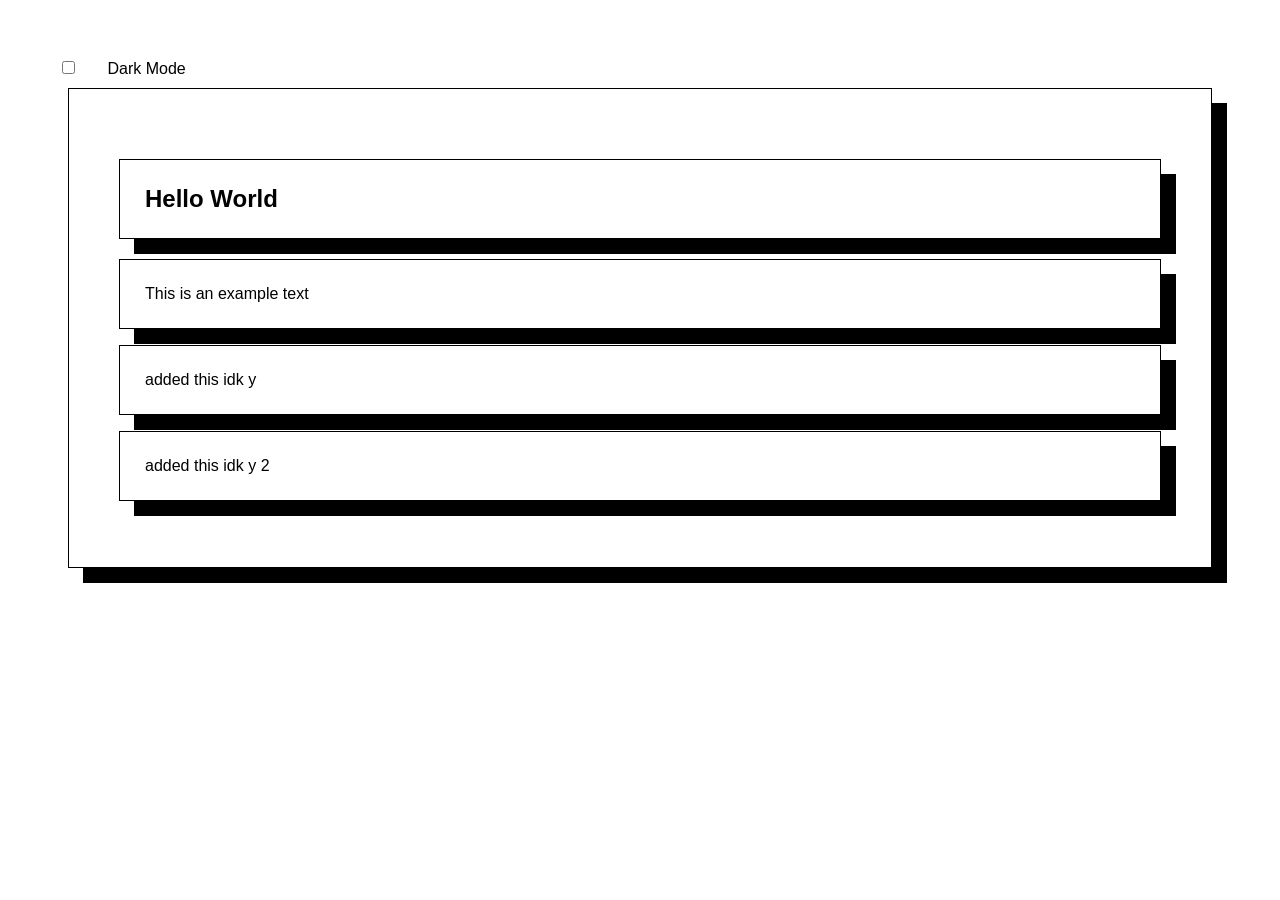
<file: index.html>
<!DOCTYPE html>
<html lang="en">
<head>
    <meta charset="UTF-8">
    <meta name="viewport" content="width=device-width, initial-scale=1.0">
    <title>Theme Changer Solution</title>
    <link rel="stylesheet" href="style.css"> 
</head>
<body>

    <input type="checkbox" id="darkMode">
    <label for="darkMode">Dark Mode</label>
    <div class="box box-border">
        <h2 class="box-border" >Hello World</h2>
        <p class="box-border">This is an example text</p>
        <p class="box-border">added this idk y</p>
        <p class="box-border">added this idk y 2</p>
    </div>
    
</body>
</html>
</file>
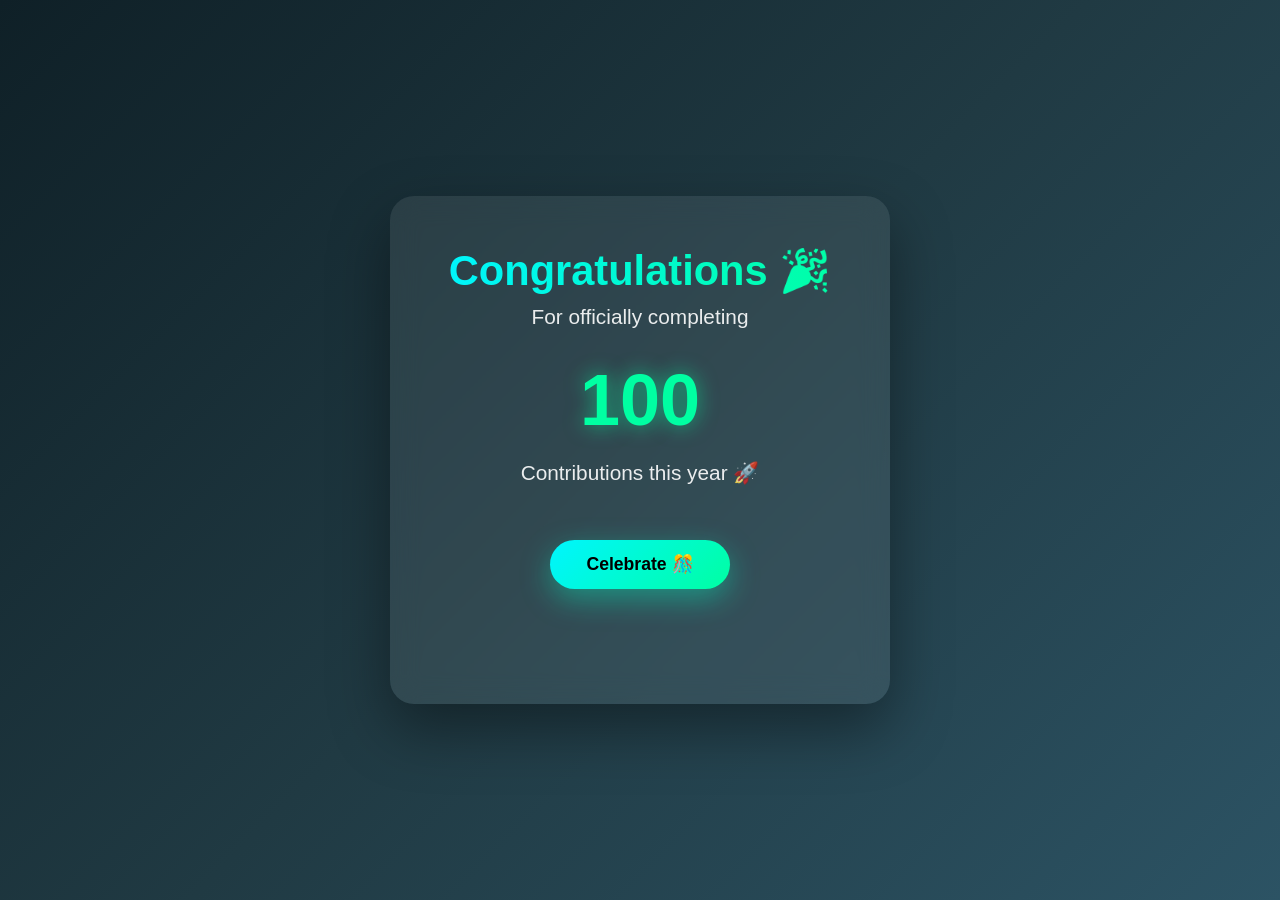
<file: 100Contributions/index.html>
<!DOCTYPE html>
<html lang="en">
<head>
  <meta charset="UTF-8" />
  <meta name="viewport" content="width=device-width, initial-scale=1.0" />
  <title>200 Contributions 🎉</title>
  <style>
    * {
      margin: 0;
      padding: 0;
      box-sizing: border-box;
      font-family: 'Poppins', sans-serif;
    }

    body {
      min-height: 100vh;
      background: linear-gradient(135deg, #0f2027, #203a43, #2c5364);
      display: flex;
      justify-content: center;
      align-items: center;
      overflow: hidden;
      color: #fff;
    }

    .card {
      background: rgba(255, 255, 255, 0.08);
      backdrop-filter: blur(14px);
      border-radius: 24px;
      padding: 50px 40px;
      text-align: center;
      max-width: 500px;
      width: 90%;
      box-shadow: 0 25px 60px rgba(0,0,0,0.4);
      animation: float 6s ease-in-out infinite;
    }

    @keyframes float {
      0%, 100% { transform: translateY(0); }
      50% { transform: translateY(-12px); }
    }

    h1 {
      font-size: 2.6rem;
      margin-bottom: 10px;
      background: linear-gradient(90deg, #00f5ff, #00ffa2);
      -webkit-background-clip: text;
      -webkit-text-fill-color: transparent;
    }

    h2 {
      font-size: 1.3rem;
      font-weight: 400;
      margin-bottom: 30px;
      opacity: 0.9;
    }

    .count {
      font-size: 4.5rem;
      font-weight: 700;
      margin: 20px 0;
      color: #00ffa2;
      text-shadow: 0 0 20px rgba(0,255,162,0.6);
    }

    button {
      margin-top: 25px;
      padding: 14px 36px;
      font-size: 1.1rem;
      border: none;
      border-radius: 50px;
      cursor: pointer;
      background: linear-gradient(135deg, #00f5ff, #00ffa2);
      color: #000;
      font-weight: 600;
      box-shadow: 0 10px 30px rgba(0,255,200,0.4);
      transition: transform 0.2s ease, box-shadow 0.2s ease;
    }

    button:hover {
      transform: translateY(-3px) scale(1.02);
      box-shadow: 0 16px 40px rgba(0,255,200,0.6);
    }

    .confetti {
      position: absolute;
      width: 10px;
      height: 10px;
      background: red;
      top: -10px;
      animation: fall linear forwards;
    }

    @keyframes fall {
      to {
        transform: translateY(110vh) rotate(720deg);
        opacity: 0;
      }
    }

    .message {
      margin-top: 20px;
      font-size: 1.2rem;
      opacity: 0;
      transform: scale(0.9);
      transition: all 0.5s ease;
    }

    .message.show {
      opacity: 1;
      transform: scale(1);
    }
  </style>
</head>
<body>

  <div class="card">
    <h1>Congratulations 🎉</h1>
    <h2>For officially completing</h2>
    <div class="count">100</div>
    <h2>Contributions this year 🚀</h2>

    <button onclick="celebrate()">Celebrate 🎊</button>
    <div class="message" id="msg">Consistency. Discipline. Growth. 💚<br>You earned this!</div>
  </div>

  <script>
    function celebrate() {
      const msg = document.getElementById('msg');
      msg.classList.add('show');

      for (let i = 0; i < 120; i++) {
        const confetti = document.createElement('div');
        confetti.classList.add('confetti');
        document.body.appendChild(confetti);

        const size = Math.random() * 8 + 6;
        confetti.style.width = size + 'px';
        confetti.style.height = size + 'px';
        confetti.style.left = Math.random() * window.innerWidth + 'px';
        confetti.style.backgroundColor = `hsl(${Math.random() * 360}, 100%, 60%)`;
        confetti.style.animationDuration = Math.random() * 2 + 3 + 's';

        setTimeout(() => confetti.remove(), 5000);
      }
    }
  </script>

</body>
</html>
</file>
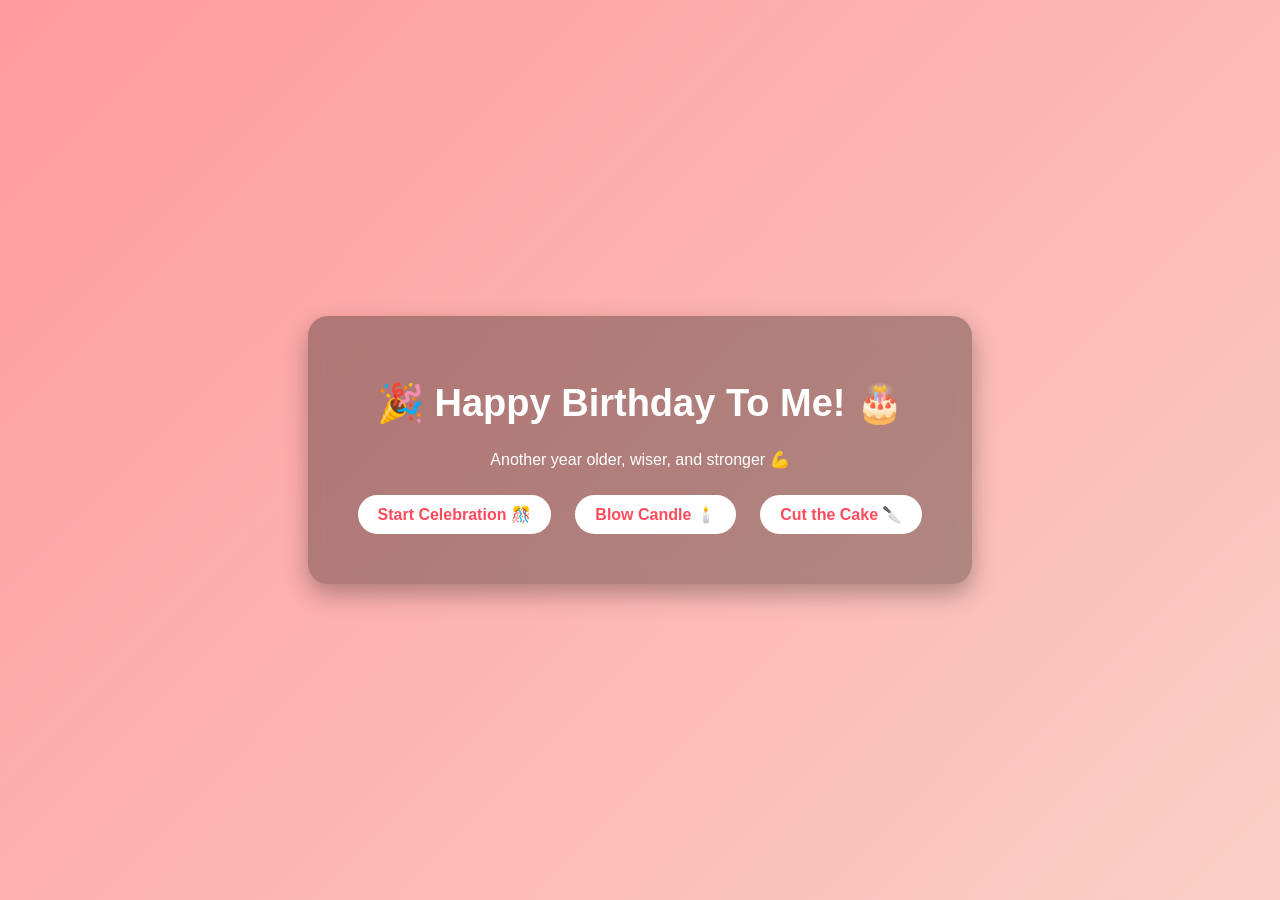
<file: bday/index.html>
<!DOCTYPE html>
<html lang="en">
<head>
<meta charset="UTF-8">
<title>Happy Birthday To Me 🎂</title>
<link rel="stylesheet" href="style.css">
</head>
<body>

<div class="card">
  <h1>🎉 Happy Birthday To Me! 🎂</h1>
  <p>Another year older, wiser, and stronger 💪</p>

  <button onclick="showCake()">Start Celebration 🎊</button>
  <button onclick="blowCandle()">Blow Candle 🕯️</button>
  <button onclick="cutCake()">Cut the Cake 🔪</button>

  <div class="cake-container" id="cakeBox">
    <div class="knife" id="knife"></div>
    <div class="cake">
      <div class="icing"></div>
      <div class="candle">
        <div class="flame" id="flame"></div>
      </div>
      <div class="slice-line" id="slice"></div>
    </div>
  </div>
</div>

<script src="script.js"></script>

</body>
</html>
</file>
<file: style.css>
* {
    /* margin: 50px; */
    padding: 25px;
}

body {
    font-family: Arial, Helvetica, sans-serif;
    background-color: white;
    color: black;
}
.box {
    margin: 10px;
    padding: 50px;
    border: 1px solid black;
}
.box-border {
    border: 1px solid black;
    box-shadow: 15px 15px 0;
}
#darkMode:checked ~ .box {
    background-color: black;
    color: white;
    transition: 200ms;
    /* border: 1px solid white; */
    /* box-shadow: 10px 10px 0; */
}
</file>
<file: bday/style.css>
body {
  margin: 0;
  padding: 0;
  font-family: Arial, sans-serif;
  background: linear-gradient(135deg, #ff9a9e, #fad0c4);
  display: flex;
  justify-content: center;
  align-items: center;
  height: 100vh;
  text-align: center;
  color: white;
  overflow: hidden;
}

.card {
  background: rgba(0, 0, 0, 0.3);
  padding: 40px;
  border-radius: 20px;
  box-shadow: 0 10px 25px rgba(0,0,0,0.3);
  backdrop-filter: blur(10px);
}

h1 { font-size: 38px; }

button {
  padding: 10px 20px;
  font-size: 16px;
  border: none;
  border-radius: 25px;
  cursor: pointer;
  background: white;
  color: #ff4b5c;
  font-weight: bold;
  margin: 10px;
  transition: 0.3s;
}

button:hover {
  background: #ff4b5c;
  color: white;
}

.cake-container {
  margin-top: 30px;
  display: none;
  position: relative;
}

.cake {
  width: 150px;
  height: 90px;
  background: #ff4b5c;
  border-radius: 15px 15px 25px 25px;
  margin: auto;
  position: relative;
}

.icing {
  width: 150px;
  height: 30px;
  background: white;
  border-radius: 20px;
  position: absolute;
  top: -15px;
}

.candle {
  width: 10px;
  height: 30px;
  background: yellow;
  position: absolute;
  top: -45px;
  left: 70px;
}

.flame {
  width: 10px;
  height: 15px;
  background: orange;
  border-radius: 50%;
  position: absolute;
  top: -15px;
  left: 0;
  animation: flicker 0.2s infinite alternate;
}

@keyframes flicker {
  from { transform: scale(1); opacity: 1; }
  to { transform: scale(1.2); opacity: 0.7; }
}

.knife {
  width: 120px;
  height: 6px;
  background: silver;
  position: absolute;
  top: -60px;
  left: -120px;
  transform: rotate(20deg);
  opacity: 0;
}

@keyframes realisticCut {
  0% { left: -120px; top: -60px; opacity: 1; }
  50% { left: 40px; top: -10px; transform: rotate(0deg); }
  100% { left: 40px; top: 50px; transform: rotate(0deg); }
}

.cut {
  animation: realisticCut 1.5s forwards;
}

.slice-line {
  width: 4px;
  height: 90px;
  background: white;
  position: absolute;
  left: 73px;
  top: 0;
  opacity: 0;
}

.show-slice { opacity: 1; }

/* Confetti */
.confetti {
  position: fixed;
  width: 8px;
  height: 8px;
  background: red;
  top: -10px;
  animation: fall 3s linear forwards;
}

@keyframes fall {
  to {
    transform: translateY(110vh) rotate(720deg);
  }
}
</file>
